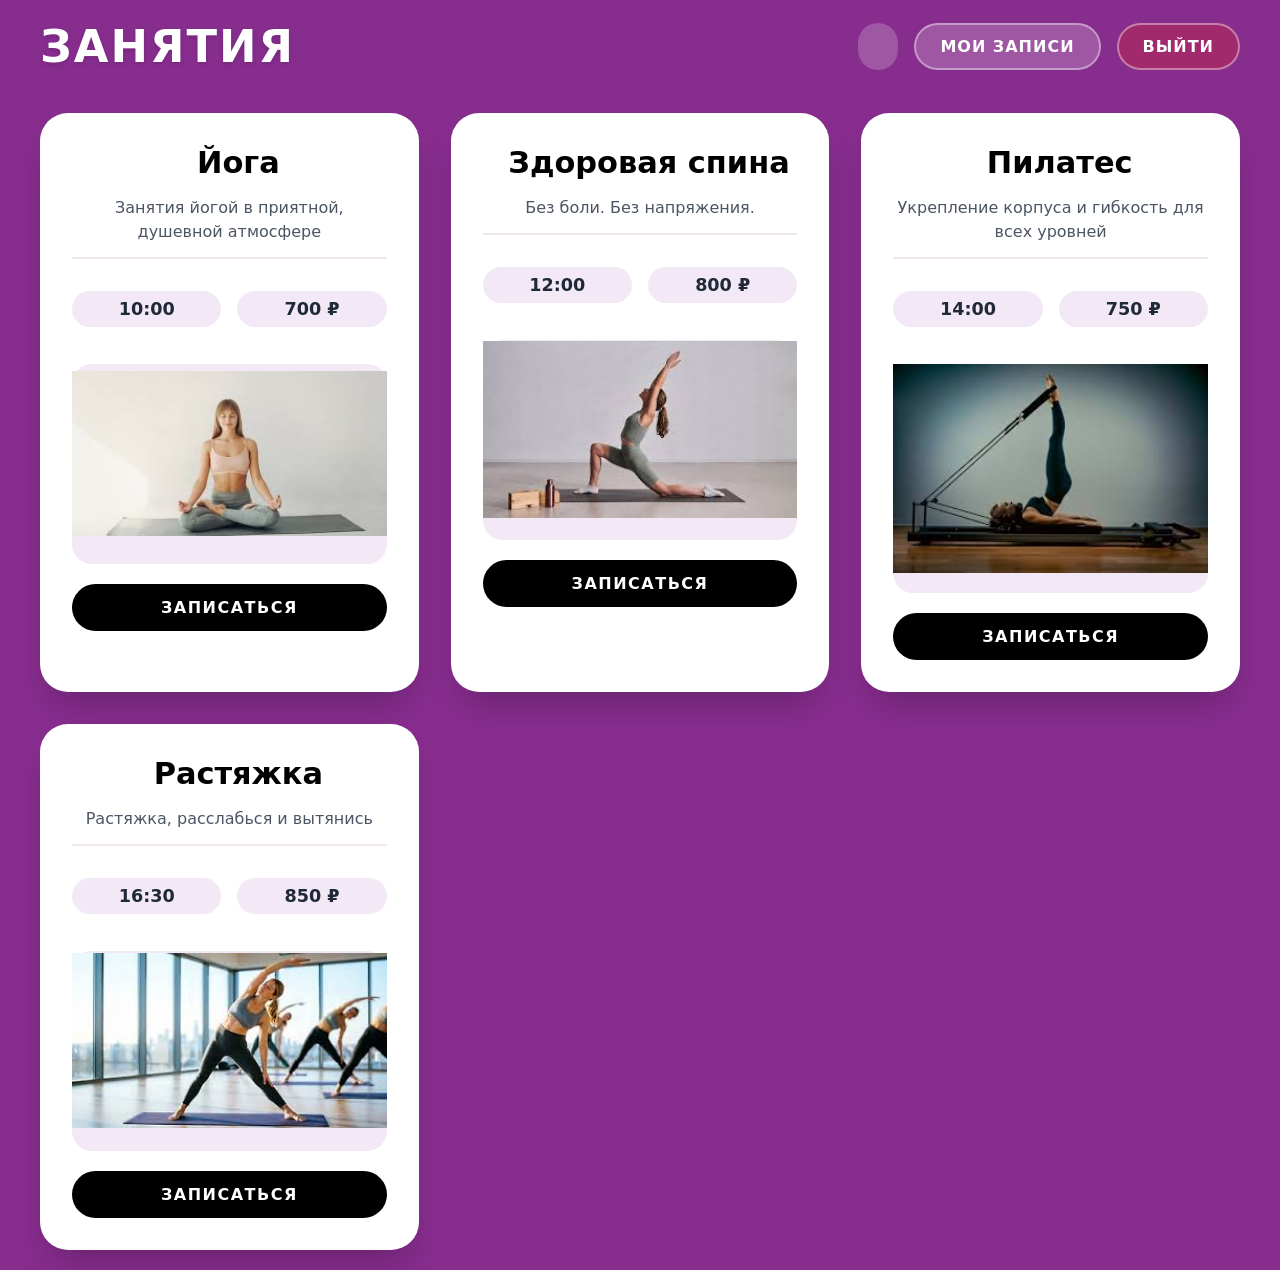
<file: index.html>
<!DOCTYPE html>
<html lang="ru">
<head>
    <meta charset="UTF-8">
    <link rel="stylesheet" href="style.css">
    <meta name="viewport" content="width=device-width, initial-scale=1.0">
    <title>Занятия - Студия здоровья</title>
</head>
<body>

    <div class="container">
        <div class="header-section">
            <h1>Занятия</h1>
            <div style="display: flex; gap: 1rem;">
                <span id="userName" style="color: white; background: rgba(255,255,255,0.2); padding: 12px 20px; border-radius: 50px; font-weight: 600;"></span>
                <button class="btn-bookings" onclick="goToBookings()">Мои записи</button>
                <button class="btn-bookings" onclick="logout()" style="background: rgba(220,38,38,0.3);">Выйти</button>
            </div>
        </div>
        
        <div class="classes-grid">
            <div class="class-card" data-id="yoga">
                <div class="card-header">
                    <h2>Йога</h2>
                </div>
                <p class="description">Занятия йогой в приятной, душевной атмосфере</p>
                <div class="info-row">
                    <span class="time">10:00</span>
                    <span class="price">700 ₽</span>
                </div>
                <div style="background: #f3e8f5; border-radius: 20px; margin-bottom: 20px; min-height: 200px; display: flex; align-items: center; justify-content: center; font-size: 4rem;">
                    <img src="йога1.jpg" alt="">
                </div>
                <button class="btn-register" onclick="registerForClass('Йога', 700, '10:00')">ЗАПИСАТЬСЯ</button>
            </div>
            
            <div class="class-card" data-id="healthy-back">
                <div class="card-header">
                    <h2>Здоровая спина</h2>
                </div>
                <p class="description">Без боли. Без напряжения.</p>
                <div class="info-row">
                    <span class="time">12:00</span>
                    <span class="price">800 ₽</span>
                </div>
                <div style="background: #f3e8f5; border-radius: 20px; margin-bottom: 20px; min-height: 200px; display: flex; align-items: center; justify-content: center; font-size: 4rem;">
                    <img src="здоровая спина1.jpg" alt="">
                </div>
                <button class="btn-register" onclick="registerForClass('Здоровая спина', 800, '12:00')">ЗАПИСАТЬСЯ</button>
            </div>
            
            <div class="class-card" data-id="pilates">
                <div class="card-header">
                    <h2>Пилатес</h2>
                </div>
                <p class="description">Укрепление корпуса и гибкость для всех уровней</p>
                <div class="info-row">
                    <span class="time">14:00</span>
                    <span class="price">750 ₽</span>
                </div>
                <div style="background: #f3e8f5; border-radius: 20px; margin-bottom: 20px; min-height: 200px; display: flex; align-items: center; justify-content: center; font-size: 4rem;">
                    <img src="пилатес.jpg" alt="">
                </div>
                <button class="btn-register" onclick="registerForClass('Пилатес', 750, '14:00')">ЗАПИСАТЬСЯ</button>
            </div>
            
            <div class="class-card" data-id="stretching">
                <div class="card-header">
                    <h2>Растяжка</h2>
                </div>
                <p class="description">Растяжка, расслабься и вытянись</p>
                <div class="info-row">
                    <span class="time">16:30</span>
                    <span class="price">850 ₽</span>
                </div>
                <div style="background: #f3e8f5; border-radius: 20px; margin-bottom: 20px; min-height: 200px; display: flex; align-items: center; justify-content: center; font-size: 4rem;">
                    <img src="растяжка.jpg" alt="">
                </div>
                <button class="btn-register" onclick="registerForClass('Растяжка', 850, '16:30')">ЗАПИСАТЬСЯ</button>
            </div>
        </div>
    </div>

    <div id="modal" class="modal">
        <div class="modal-content">
            <span class="close" onclick="closeModal()">&times;</span>
            <h3>Подтверждение записи</h3>
            <p id="modalMessage"></p>
            <div class="modal-buttons">
                <button class="btn-confirm" onclick="confirmBooking()">Подтвердить</button>
                <button class="btn-cancel" onclick="closeModal()">Отмена</button>
            </div>
        </div>
    </div>

    <div id="notification" class="notification"></div>

    <script src="script.js"></script>
</body>
</html>
</file>
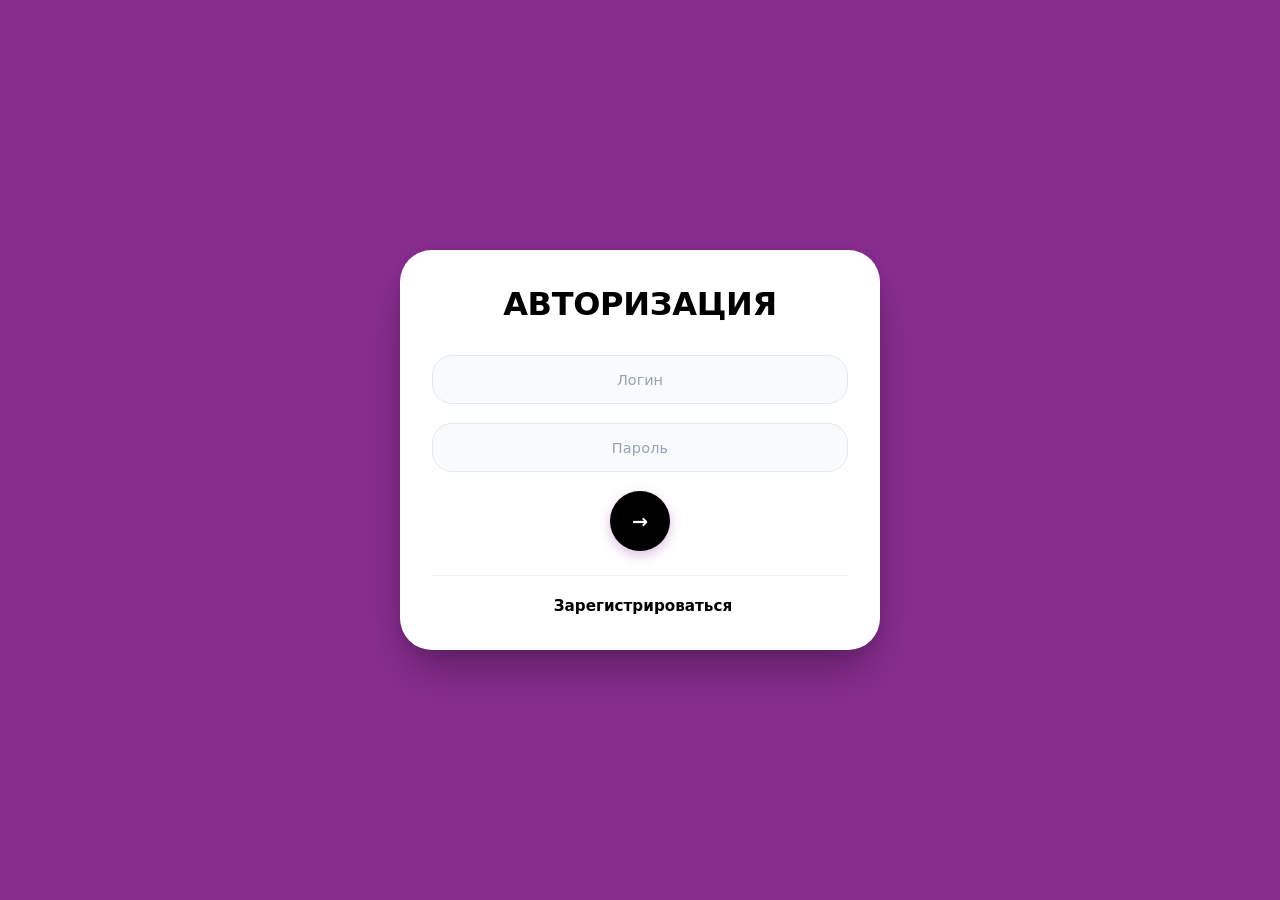
<file: entrance.html>
<!DOCTYPE html>
<html lang="ru">
<head>
    <meta charset="UTF-8">
    <link rel="stylesheet" href="style.css">
    <meta name="viewport" content="width=device-width, initial-scale=1.0">
    <title>Вход - Студия здоровья</title>
</head>
<body>
    <div class="form">
        <h1>АВТОРИЗАЦИЯ</h1>
        
        <div class="error-message" id="errorMessage"></div>
        
        <input type="text" id="login" placeholder="Логин" autocomplete="username">
        
        <input type="password" id="password" placeholder="Пароль" autocomplete="current-password">
        
        <button class="btn-login" onclick="handleLogin()">→</button>
        
        <div class="register-link">
          <a href="registration.html" class="link">Зарегистрироваться</a>
        </div>
      </div>
      
<script src="script.js"></script>
</body>
</html>
</file>
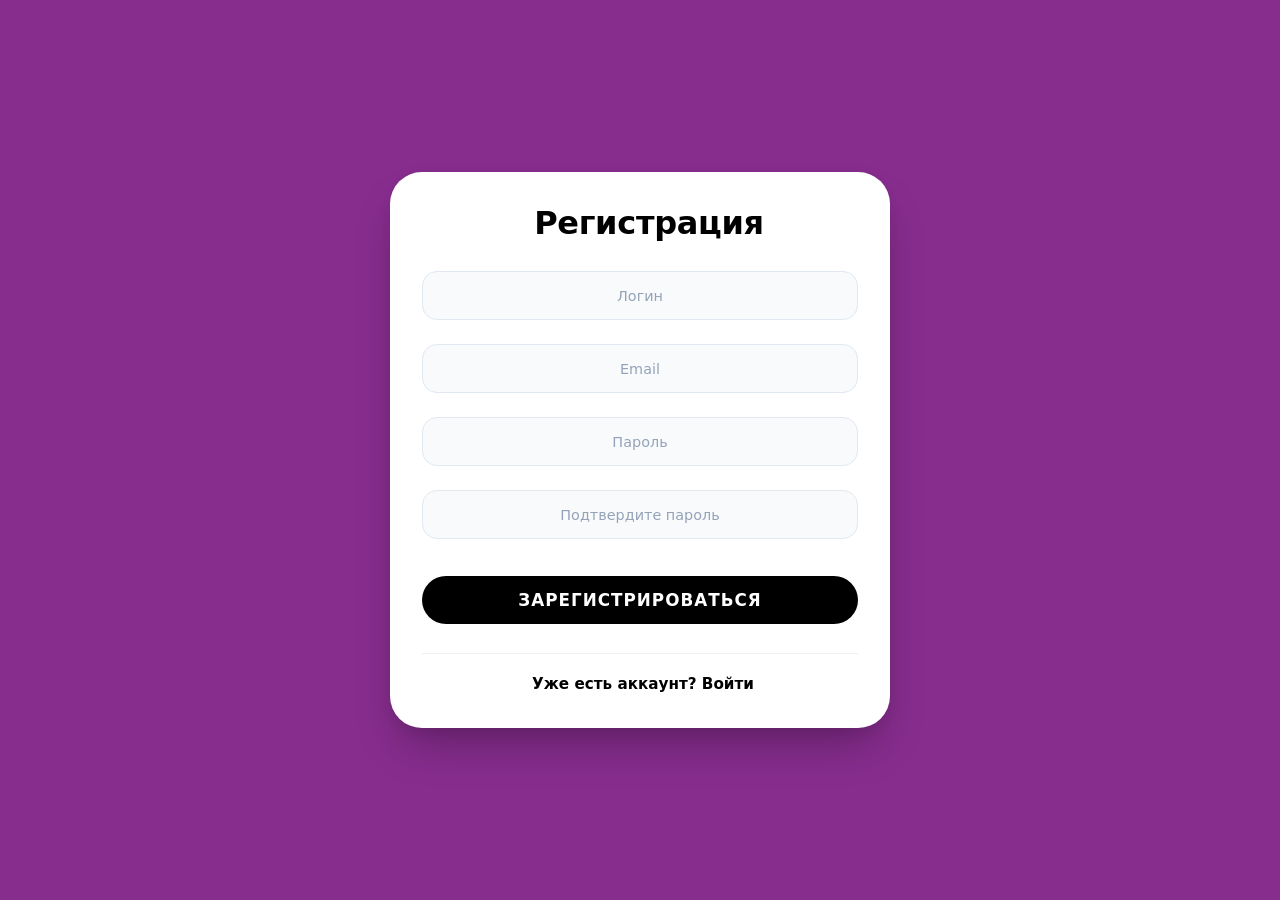
<file: registration.html>
<!DOCTYPE html>
<html lang="ru">
<head>
    <meta charset="UTF-8">
    <link rel="stylesheet" href="style.css">
    <meta name="viewport" content="width=device-width, initial-scale=1.0">
    <title>Регистрация - Студия здоровья</title>
</head>
<body>
    <div class="register-card">
        <h1>Регистрация</h1>

        <div class="error-message" id="errorMessage" style="display: none;"></div>
        <div class="success-message" id="successMessage" style="display: none;"></div>

        <div class="input-group">
            <input type="text" id="login" placeholder="Логин" autocomplete="username">
        </div>

        <div class="input-group">
            <input type="email" id="email" placeholder="Email" autocomplete="email">
        </div>

        <div class="input-group">
            <input type="password" id="password" placeholder="Пароль" autocomplete="new-password">
        </div>

        <div class="input-group">
            <input type="password" id="confirm_password" placeholder="Подтвердите пароль" autocomplete="new-password">
        </div>

        <button class="register-btn" onclick="handleRegistration()">ЗАРЕГИСТРИРОВАТЬСЯ</button>
        
        <div class="login-redirect">
            <a href="entrance.html">Уже есть аккаунт? Войти</a>
        </div>
    </div>
    
    <script src="script.js"></script>
</body>
</html>
</file>
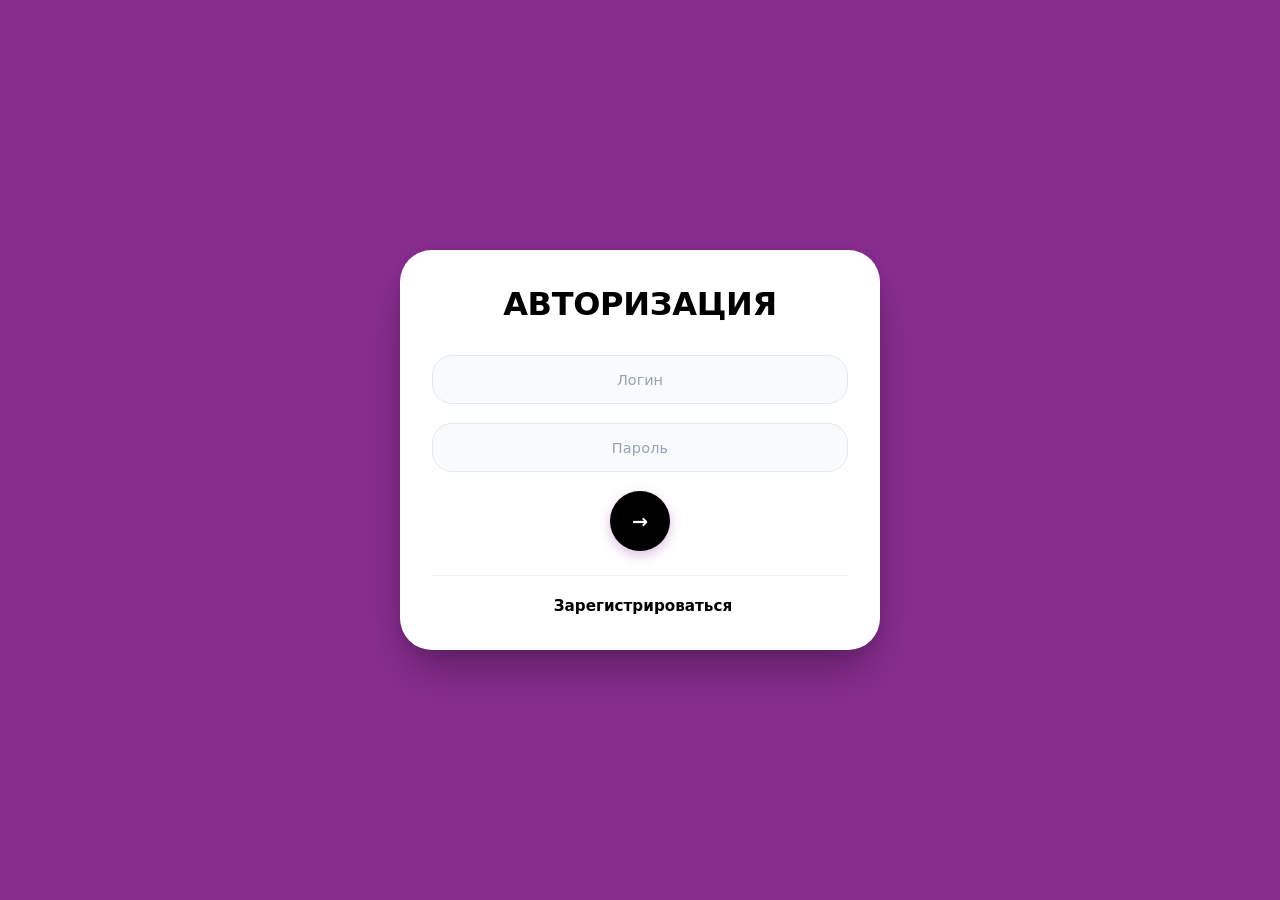
<file: yourbooking.html>
<!DOCTYPE html>
<html lang="ru">
<head>
    <meta charset="UTF-8">
    <meta name="viewport" content="width=device-width, initial-scale=1.0">
    <title>Мои записи - Студия здоровья</title>
    <link rel="stylesheet" href="style.css">
</head>
<body>

<div class="container">
    <div class="header-section">
        <h1> Мои записи</h1>
        <a href="#" class="back-link" onclick="goToClasses(); return false;">← Назад</a>
    </div>

    <div id="bookingsContainer" class="bookings-grid">
 
    </div>
</div>
<div id="notification" class="notification"></div>

<script src="script.js"></script>
</body>
</html>
</file>
<file: style.css>
* {
    margin: 0;
    padding: 0;
    box-sizing: border-box;
}

body {
    background: #872D8E;
    font-family: 'Segoe UI', 'Roboto', 'Inter', system-ui, -apple-system, 'Helvetica Neue', sans-serif;
    min-height: 100vh;
    display: flex;
    align-items: center;
    justify-content: center;
    padding: 20px;
}
.register-card {
    max-width: 500px;
    width: 100%;
    background-color: #ffffff;
    
    border-radius: 32px;
    box-shadow: 0 25px 45px -12px rgba(0, 0, 0, 0.3), 0 4px 12px rgba(0, 0, 0, 0.05);
    padding: 2rem 2rem 2.2rem 2rem;
    transition: all 0.2s ease;
}
.register-card h1 {
    font-size: 2rem;
    font-weight: 700;
    color: black;
    letter-spacing: -0.3px;
    margin-bottom: 1.8rem;
    padding-left: 18px;
    line-height: 1.2;
    text-align: center;
}
.input-group {
    margin-bottom: 1.5rem;
    display: flex;
    flex-direction: column;
    text-align: center;
}

.input-group input {
    width: 100%;
    padding: 14px 18px;
    font-size: 1rem;
    font-family: inherit;
    background-color: #f8fafc;
    border: 1.5px solid #e2e8f0;
    border-radius: 15px;
    outline: none;
    transition: all 0.2s;
    color: #460235;
    font-weight: 500;
    text-align: center;
    color: black;
}

.input-group input:focus {
    border-color: #640d7e;
    background-color: #ffffff;
    
}

.input-group input::placeholder {
    color: #94a3b8;
    font-weight: 400;
    font-size: 0.9rem;
    text-align: center;
}

.register-btn {
    width: 100%;
    background: black;
    color: white;
    font-weight: 600;
    font-size: 1.05rem;
    text-transform: uppercase;
    letter-spacing: 1px;
    padding: 14px 10px;
    border: none;
    border-radius: 40px;
    cursor: pointer;
    margin-top: 0.8rem;
    margin-bottom: 1.6rem;
    transition: all 0.25s ease;
    font-family: inherit;
    
    transform: translateY(0);
}

.register-btn:active {
    transform: translateY(2px);
    box-shadow: 0 2px 0 #0f172a;
}

.register-btn:hover {
    background: #1f2937;
    letter-spacing: 1.5px;
}

.login-redirect {
    text-align: center;
    font-size: 0.95rem;
    color: #475569;
    border-top: 1px solid #edf2f7;
    padding-top: 1.3rem;
    margin-top: 0.2rem;
}

.login-redirect a {
    color: black;
    text-decoration: none;
    font-weight: 700;
    margin-left: 6px;
    transition: color 0.2s;
}

.login-redirect a:hover {
    color:#1f0825;
    text-decoration: underline;
}

@media (max-width: 540px) {
    .register-card {
        padding: 1.6rem;
    }
    .register-card h1 {
        font-size: 1.8rem;
        margin-bottom: 1.4rem;
    }
    .input-group input {
        padding: 12px 16px;
    }
    .register-btn {
        font-size: 0.95rem;
        padding: 12px 10px;
    }
}

.input-group:first-of-type label {

input[type="password"] {
    letter-spacing: 0.2px;
        }
    }
    
    .form {
        max-width: 480px;
        width: 100%;
        background-color: #ffffff;
        border-radius: 32px;
        box-shadow: 0 25px 45px -12px rgba(0, 0, 0, 0.35), 0 4px 12px rgba(0, 0, 0, 0.08);
        padding: 2.2rem 2rem 2.2rem 2rem;
        transition: all 0.2s ease;
    }
    
    .form h1 {
        font-size: 2rem;
        font-weight: 700;
        color: black;
        letter-spacing: -0.3px;
        margin-bottom: 2rem;
        text-align: center;
        line-height: 1.2;
    }
    
    .error-message {
        background-color: #fee2e2;
        color: #dc2626;
        padding: 10px 16px;
        border-radius: 16px;
        font-size: 0.85rem;
        text-align: center;
        margin-bottom: 1.2rem;
        display: none;
        font-weight: 500;
        border-left: 4px solid #dc2626;
    }
    
    .error-message.show {
        display: block;
    }
    
    .form input[type="text"],
    .form input[type="password"] {
        width: 100%;
        padding: 14px 18px;
        font-size: 1rem;
        font-family: inherit;
        background-color: #f8fafc;
        border: 1.5px solid #e2e8f0;
        border-radius: 20px;
        outline: none;
        transition: all 0.2s;
        color: #1f2937;
        font-weight: 500;
        text-align: center;
        margin-bottom: 1.2rem;
    }
    
    .form input[type="text"]:focus,
    .form input[type="password"]:focus {
        border-color: #872D8E;
        background-color: #ffffff;
        box-shadow: 0 0 0 3px rgba(135, 45, 142, 0.15);
    }
    
    .form input[type="text"]::placeholder,
    .form input[type="password"]::placeholder {
        color: #94a3b8;
        font-weight: 400;
        font-size: 0.9rem;
        text-align: center;
    }
    
    .btn-login {
        width: 60px;
        height: 60px;
        background: black;
        color: white;
        font-weight: 700;
        font-size: 1.2rem;
        border: none;
        border-radius: 50%;
        cursor: pointer;
        display: block;
        margin: 0 auto 1.5rem auto;
        transition: all 0.25s ease;
        font-family: inherit;
        box-shadow: 0 4px 12px rgba(135, 45, 142, 0.3);
        line-height: 1;
        text-align: center;
    }
    
    .btn-login:hover {
        background:  #1f2937;
        transform: scale(1.05);
        box-shadow: 0 6px 16px rgba(135, 45, 142, 0.4);
    }
    
    .btn-login:active {
        transform: scale(0.96);
    }
    
    .register-link {
        text-align: center;
        font-size: 0.95rem;
        color: #475569;
        border-top: 1px solid #edf2f7;
        padding-top: 1.3rem;
        margin-top: 0.2rem;
    }
    
    .register-link .link {
        color: black;
        text-decoration: none;
        font-weight: 700;
        margin-left: 6px;
        transition: color 0.2s;
    }
    
    .register-link .link:hover {
        text-decoration: underline;
        color:  #1f2937;
    }
    
    @media (max-width: 540px) {
        .form {
            padding: 1.6rem;
        }
        
        .form h1 {
            font-size: 1.6rem;
            margin-bottom: 1.6rem;
        }
        
        .form input[type="text"],
        .form input[type="password"] {
            padding: 12px 16px;
            font-size: 0.95rem;
        }
        
        .btn-login {
            width: 50px;
            height: 50px;
            font-size: 1rem;
            margin-bottom: 1.2rem;
        }
        
        .register-link {
            font-size: 0.85rem;
        }
        
        .forgot-password .link {
            font-size: 0.8rem;
        }
    }
    
    .form input[type="password"] {
        letter-spacing: 0.2px;
    }

    .container {
        max-width: 1200px;
        width: 100%;
        margin: 0 auto;
        
    }
    
    .header-section {
        display: flex;
        justify-content: space-between;
        align-items: center;
        margin-bottom: 2.5rem;
        flex-wrap: wrap;
        gap: 1rem;
    }
    
    .container > .header-section h1 {
        font-size: 2.8rem;
        font-weight: 600;
        color: white;
        letter-spacing: 2px;
        text-shadow: 0 2px 4px rgba(0, 0, 0, 0.15);
        text-transform: uppercase;
        margin: 0;
        text-align: center;
        align-items: center;
    }
    
    .classes-grid {
        display: grid;
        grid-template-columns: repeat(auto-fit, minmax(320px, 1fr));
        gap: 2rem;
        justify-content: center;
    }
    .btn-bookings {
        background: rgba(255, 255, 255, 0.2);
        backdrop-filter: blur(10px);
        color: white;
        font-weight: 700;
        font-size: 1rem;
        text-transform: uppercase;
        letter-spacing: 1px;
        padding: 12px 24px;
        border: 2px solid rgba(255, 255, 255, 0.4);
        border-radius: 50px;
        cursor: pointer;
        transition: all 0.3s ease;
        font-family: inherit;
        align-items: center;
    }
    
    .btn-bookings:hover {
        background: white;
        color: #872D8E;
        border-color: white;
        transform: translateY(-2px);
        box-shadow: 0 8px 20px rgba(0, 0, 0, 0.2);
    }
    
    .btn-bookings:active {
        transform: translateY(0);
    }
    .class-card {
        background: #ffffff;
        border-radius: 28px;
        padding: 2rem;
        transition: all 0.3s ease;
        box-shadow: 0 20px 35px -12px rgba(0, 0, 0, 0.25);
        cursor: pointer;
    }
    
    .class-card:hover {
        transform: translateY(-5px);
        box-shadow: 0 25px 40px -12px rgba(0, 0, 0, 0.35);
    }
    .class-card img {
    width: 100%;
    height: normal;
    object-fit: cover;
    display: block;
    align-items: center;
    transition: transform 0.3s ease;
    background-color: #f3e8f5;
    margin-bottom: 20px;
}
    .card-header h2 {
        font-size: 1.9rem;
        font-weight: 700;
        color: black;
        margin-bottom: 1rem;
        padding-left: 18px;
        text-align: center;
    }
    
    .description {
        color: #4b5563;
        font-size: 1rem;
        line-height: 1.5;
        margin-bottom: 1.5rem;
        padding-bottom: 0.8rem;
        border-bottom: 2px solid #f0e6f0;
        font-weight: 500;
        text-align: center;
    }
    
    .info-row {
        display: flex;
        justify-content: space-between;
        margin-bottom: 1.8rem;
        padding: 0.5rem 0;
        gap: 1rem;
    }
    
    .time, .price {
        font-size: 1.1rem;
        font-weight: 600;
        color: #1f2937;
        background: #f3e8f5;
        padding: 8px 18px;
        border-radius: 40px;
        display: inline-flex;
        align-items: center;
        gap: 8px;
        flex: 1;
        justify-content: center;
    }
  
    .btn-register {
        width: 100%;
        background:black;
        color: white;
        font-weight: 600;
        font-size: 1rem;
        text-transform: uppercase;
        letter-spacing: 1.5px;
        padding: 14px 20px;
        border: none;
        border-radius: 40px;
        cursor: pointer;
        transition: all 0.25s ease;
        font-family: inherit;
    }
    
    .btn-register:hover {
        background: #1f2937;
        transform: scale(0.98);
        letter-spacing: 2px;
        box-shadow: 0 4px 12px rgba(135, 45, 142, 0.3);
    }
    
    .btn-register:active {
        transform: scale(0.96);
    }
    
    .modal {
        display: none;
        position: fixed;
        z-index: 1000;
        left: 0;
        top: 0;
        width: 100%;
        height: 100%;
        background-color: rgba(0, 0, 0, 0.6);
        backdrop-filter: blur(4px);
        align-items: center;
        justify-content: center;
    }
    
    .modal-content {
        background-color: white;
        border-radius: 32px;
        padding: 2rem 2rem 2rem 2rem;
        max-width: 420px;
        width: 90%;
        text-align: center;
        position: relative;
        animation: modalFadeIn 0.3s ease;
        box-shadow: 0 25px 45px -12px rgba(0, 0, 0, 0.4);
    }
    
    @keyframes modalFadeIn {
        from {
            opacity: 0;
            transform: scale(0.9);
        }
        to {
            opacity: 1;
            transform: scale(1);
        }
    }
    
    .close {
        position: absolute;
        right: 22px;
        top: 18px;
        font-size: 32px;
        font-weight: bold;
        cursor: pointer;
        color: #aaa;
        transition: color 0.2s;
    }
    
    .close:hover {
        color:  #1f2937;
    }
    
    .modal-content h3 {
        font-size: 1.8rem;
        color: #1f2937;
        margin-bottom: 1rem;
        font-weight: 700;
    }
    
    .modal-content p {
        color: #374151;
        font-size: 1.1rem;
        margin-bottom: 1.8rem;
        line-height: 1.5;
    }
    
    .modal-buttons {
        display: flex;
        gap: 1rem;
        justify-content: center;
    }
    
    .btn-confirm, .btn-cancel {
        padding: 12px 28px;
        border: none;
        border-radius: 40px;
        font-weight: 700;
        cursor: pointer;
        font-family: inherit;
        transition: all 0.2s;
        font-size: 0.95rem;
    }
    
    .btn-confirm {
        background: #872D8E;
        color: white;
    }
    
    .btn-confirm:hover {
        background:  #1f2937;
        transform: scale(1.02);
    }
    
    .btn-cancel {
        background: #e5e7eb;
        color: #4b5563;
    }
    
    .btn-cancel:hover {
        background: #d1d5db;
        transform: scale(1.02);
    }
    
    .notification {
        position: fixed;
        bottom: 30px;
        left: 50%;
        transform: translateX(-50%) translateY(100px);
        background-color: #10b981;
        color: white;
        padding: 14px 28px;
        border-radius: 50px;
        font-weight: 700;
        z-index: 1001;
        opacity: 0;
        transition: all 0.3s ease;
        white-space: nowrap;
        box-shadow: 0 6px 16px rgba(0, 0, 0, 0.2);
        font-size: 0.95rem;
        letter-spacing: 0.5px;
    }
    
    .notification.show {
        transform: translateX(-50%) translateY(0);
        opacity: 1;
    }
    
    
    
    @media (max-width: 480px) {
        body {
            padding: 20px 12px;
        }
        
        .container > h1 {
            font-size: 1.8rem;
            margin-bottom: 1.5rem;
        }
        
        .classes-grid {
            gap: 1.2rem;
        }
        
        .class-card {
            padding: 1.2rem;
            border-radius: 24px;
        }
        
        .card-header h2 {
            font-size: 1.4rem;
            padding-left: 12px;
            margin-bottom: 0.8rem;
        }
        
        .description {
            font-size: 0.85rem;
            margin-bottom: 1rem;
            padding-bottom: 0.6rem;
        }
        
        .info-row {
            flex-direction: column;
            gap: 8px;
            margin-bottom: 1.2rem;
        }
        
        .time, .price {
            font-size: 0.9rem;
            padding: 6px 12px;
            justify-content: center;
        }
        
        .time::before, .price::before {
            font-size: 0.85rem;
        }
        
        .btn-register {
            font-size: 0.85rem;
            padding: 10px 14px;
            letter-spacing: 1px;
        }
        
        .modal-content {
            padding: 1.5rem;
            border-radius: 28px;
        }
        
        .modal-content h3 {
            font-size: 1.5rem;
        }
        
        .modal-content p {
            font-size: 0.95rem;
            margin-bottom: 1.5rem;
        }
        
        .modal-buttons {
            flex-direction: column;
            gap: 0.8rem;
        }
        
        .btn-confirm, .btn-cancel {
            padding: 10px 20px;
            font-size: 0.9rem;
        }
        
        .notification {
            font-size: 0.8rem;
            padding: 10px 16px;
            bottom: 20px;
        }
    }
    
    .class-card:active {
        transform: scale(0.98);
    }
    
    #modalMessage strong {
        color: #1f2937;
    }
    
    .class-card {
        opacity: 0;
        transform: translateY(30px);
        animation: cardFadeIn 0.5s cubic-bezier(0.2, 0.9, 0.4, 1.1) forwards;
    }
    
    @keyframes cardFadeIn {
        to {
            opacity: 1;
            transform: translateY(0);
        }
    }
    /* Дополнительные стили для модальных окон */
.success-message {
    background-color: #d1fae5;
    color: #065f46;
    padding: 10px 16px;
    border-radius: 16px;
    margin-bottom: 1rem;
    text-align: center;
    font-weight: 500;
}

#userName {
    background: rgba(255, 255, 255, 0.2);
    backdrop-filter: blur(10px);
    padding: 12px 20px;
    border-radius: 50px;
    font-weight: 600;
    color: white;
}

@media (max-width: 768px) {
    .header-section {
        flex-direction: column;
        text-align: center;
    }
    
    .header-section > div {
        flex-direction: column;
        width: 100%;
    }
    
    #userName {
        text-align: center;
    }
}
.stats-section {
    background: rgba(255, 255, 255, 0.1);
    backdrop-filter: blur(5px);
    border-radius: 28px;
    padding: 1.5rem 2rem;
    margin-bottom: 2rem;
    display: flex;
    justify-content: space-between;
    align-items: center;
    flex-wrap: wrap;
    gap: 1rem;
}

.stat-card {
    background: white;
    border-radius: 20px;
    padding: 0.8rem 1.5rem;
    text-align: center;
    min-width: 140px;
    box-shadow: 0 4px 12px rgba(0, 0, 0, 0.1);
}

.stat-number {
    font-size: 2rem;
    font-weight: 800;
    color: #872D8E;
}

.stat-label {
    font-size: 0.85rem;
    color: #4b5563;
    font-weight: 600;
    text-transform: uppercase;
    letter-spacing: 0.5px;
}

.total-sum {
    background: white;
    border-radius: 20px;
    padding: 0.8rem 1.8rem;
    text-align: center;
}

.total-sum .stat-number {
    color: #10b981;
}

.bookings-grid {
    display: grid;
    grid-template-columns: repeat(auto-fill, minmax(350px, 1fr));
    gap: 1.8rem;
}

.booking-card {
    background: #ffffff;
    border-radius: 28px;
    padding: 1.5rem;
    transition: all 0.3s ease;
    box-shadow: 0 20px 35px -12px rgba(0, 0, 0, 0.25);
}

.booking-card:hover {
    transform: translateY(-5px);
}

.booking-header {
    display: flex;
    align-items: center;
    gap: 1rem;
    margin-bottom: 1.2rem;
    padding-bottom: 1rem;
    border-bottom: 2px solid #f0e6f0;
}

.booking-icon {
    width: 55px;
    height: 55px;
    background: linear-gradient(135deg, #872D8E 0%, #b84dc4 100%);
    border-radius: 20px;
    display: flex;
    align-items: center;
    justify-content: center;
    font-size: 1.8rem;
}

.booking-title h3 {
    font-size: 1.5rem;
    font-weight: 700;
    color: black;
}

.booking-details {
    margin-bottom: 1.2rem;
}

.detail-row {
    display: flex;
    justify-content: space-between;
    padding: 0.7rem 0;
    border-bottom: 1px solid #f3e8f5;
}

.detail-label {
    font-weight: 600;
    color: #6b7280;
    font-size: 0.85rem;
}

.detail-value {
    font-weight: 700;
    color: #1f2937;
    font-size: 1rem;
}

.detail-value.price {
    color: #872D8E;
}

.btn-cancel-booking {
    width: 100%;
    background: #fee2e2;
    color: #dc2626;
    font-weight: 600;
    font-size: 0.85rem;
    padding: 12px;
    border: none;
    border-radius: 40px;
    cursor: pointer;
    transition: all 0.25s ease;
}

.btn-cancel-booking:hover {
    background: #fecaca;
}

.empty-state {
    background: white;
    border-radius: 32px;
    padding: 4rem 2rem;
    text-align: center;
}

.empty-icon {
    font-size: 5rem;
    margin-bottom: 1rem;
}

.empty-state h3 {
    font-size: 1.8rem;
    color: #1f2937;
    margin-bottom: 0.8rem;
}

.btn-to-classes {
    background: #872D8E;
    color: white;
    font-weight: 700;
    padding: 12px 32px;
    border: none;
    border-radius: 40px;
    cursor: pointer;
}

.back-link {
    color: white;
    text-decoration: none;
    background: rgba(255, 255, 255, 0.15);
    padding: 8px 18px;
    border-radius: 30px;
}

.back-link:hover {
    background: rgba(255, 255, 255, 0.25);
}

@media (max-width: 640px) {
    .bookings-grid {
        grid-template-columns: 1fr;
    }
}
</file>
